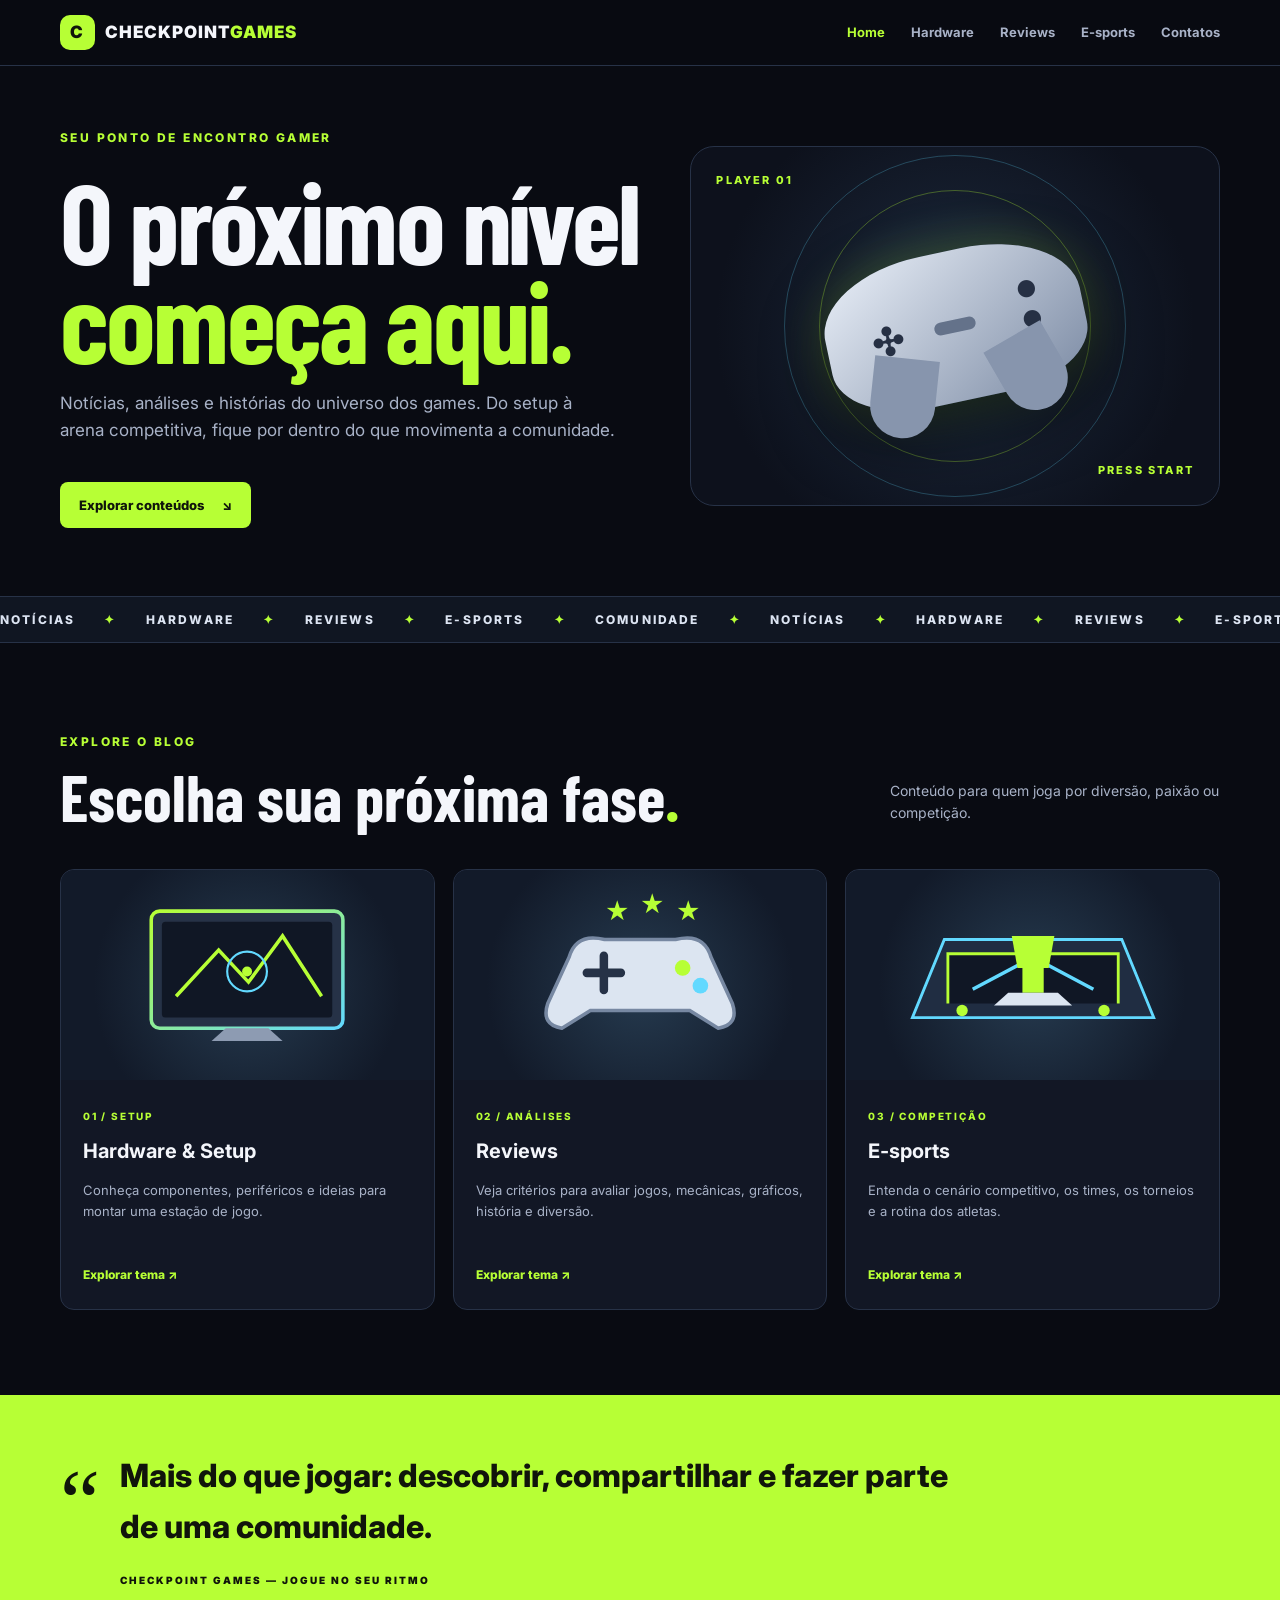
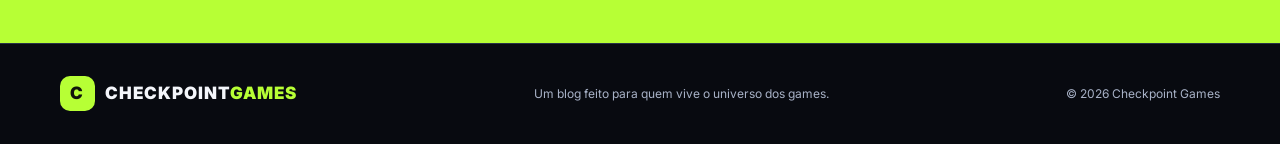
<file: index.html>
<!doctype html>
<html lang="pt-BR">
<head><meta charset="utf-8"><meta name="viewport" content="width=device-width, initial-scale=1"><meta name="description" content="Checkpoint Games: conteúdo sobre o universo gamer."><title>Home | Checkpoint Games</title><link rel="stylesheet" href="style.css"><script src="script.js" defer></script></head>
<body><header class="site-header"><a class="brand" href="index.html"><span class="brand-mark">C</span><span>CHECKPOINT<span class="brand-accent">GAMES</span></span></a><button class="menu-toggle" aria-label="Abrir menu" aria-expanded="false">☰</button><nav class="main-nav" aria-label="Navegação principal"><a class="active" href="index.html">Home</a><a class="" href="hardware.html">Hardware</a><a class="" href="reviews.html">Reviews</a><a class="" href="esports.html">E-sports</a><a class="" href="contatos.html">Contatos</a></nav></header><main>
<section class="hero wrap"><div class="hero-copy"><span class="eyebrow">SEU PONTO DE ENCONTRO GAMER</span><h1>O próximo nível<br><span>começa aqui.</span></h1><p>Notícias, análises e histórias do universo dos games. Do setup à arena competitiva, fique por dentro do que movimenta a comunidade.</p><a class="button button-primary" href="#destaques">Explorar conteúdos <span>↘</span></a></div><div class="hero-art"><span class="art-label top">PLAYER 01</span><div class="controller"><span class="cross">✣</span><span class="buttons">●<br>●</span><span class="center-dot"></span></div><span class="art-label bottom">PRESS START</span></div></section>
<section class="ticker"><div class="ticker-track">NOTÍCIAS <b>✦</b> HARDWARE <b>✦</b> REVIEWS <b>✦</b> E-SPORTS <b>✦</b> COMUNIDADE <b>✦</b> NOTÍCIAS <b>✦</b> HARDWARE <b>✦</b> REVIEWS <b>✦</b> E-SPORTS <b>✦</b></div></section>
<section class="section wrap" id="destaques"><div class="section-heading"><div><span class="eyebrow">EXPLORE O BLOG</span><h2>Escolha sua próxima fase<span class="accent">.</span></h2></div><p>Conteúdo para quem joga por diversão, paixão ou competição.</p></div><div class="feature-grid">
<a class="feature-card" href="hardware.html"><div class="feature-visual"><svg viewBox="0 0 420 230" role="img" aria-label="Ilustração de computador gamer"><defs><linearGradient id="g" x2="1" y2="1"><stop stop-color="#b7ff35"/><stop offset="1" stop-color="#62d9ff"/></linearGradient></defs><rect x="75" y="25" width="270" height="165" rx="12" fill="#263247" stroke="url(#g)" stroke-width="5"/><rect x="90" y="40" width="240" height="135" rx="5" fill="#101725"/><path d="M110 145L170 80l42 45 48-65 55 85" fill="none" stroke="#b7ff35" stroke-width="5"/><circle cx="210" cy="110" r="28" fill="none" stroke="#62d9ff" stroke-width="3"/><path d="M180 190h60l20 18H160z" fill="#8d9bb2"/><circle cx="210" cy="110" r="7" fill="#b7ff35"/></svg></div><div class="feature-info"><span class="card-kicker">01 / SETUP</span><h3>Hardware & Setup</h3><p>Conheça componentes, periféricos e ideias para montar uma estação de jogo.</p><span class="read-link">Explorar tema ↗</span></div></a>
<a class="feature-card" href="reviews.html"><div class="feature-visual"><svg viewBox="0 0 420 230" role="img" aria-label="Ilustração de controle e avaliação"><path d="M110 90Q120 55 160 65L260 65Q300 55 310 90L340 155Q350 185 320 190L280 165H140L100 190Q70 185 80 155z" fill="#dce5f1" stroke="#7788a2" stroke-width="5"/><path d="M135 112h48m-24-24v48" stroke="#263247" stroke-width="12" stroke-linecap="round"/><circle cx="270" cy="105" r="11" fill="#b7ff35"/><circle cx="295" cy="130" r="11" fill="#62d9ff"/><g fill="#b7ff35" font-size="34"><text x="160" y="38">★</text><text x="210" y="28">★</text><text x="260" y="38">★</text></g></svg></div><div class="feature-info"><span class="card-kicker">02 / ANÁLISES</span><h3>Reviews</h3><p>Veja critérios para avaliar jogos, mecânicas, gráficos, história e diversão.</p><span class="read-link">Explorar tema ↗</span></div></a>
<a class="feature-card" href="esports.html"><div class="feature-visual"><svg viewBox="0 0 420 230" role="img" aria-label="Ilustração de arena de e-sports"><path d="M40 175L85 65h250l45 110z" fill="#202d42" stroke="#62d9ff" stroke-width="4"/><path d="M90 155V85h240v70" fill="#101725" stroke="#b7ff35" stroke-width="4"/><path d="M125 135l85-45 85 45" fill="none" stroke="#62d9ff" stroke-width="5"/><path d="M180 60h60l-8 45h-44z" fill="#b7ff35"/><path d="M195 105h30v35h-30z" fill="#b7ff35"/><path d="M175 140h70l20 18H155z" fill="#dce5f1"/><circle cx="110" cy="165" r="8" fill="#b7ff35"/><circle cx="310" cy="165" r="8" fill="#b7ff35"/></svg></div><div class="feature-info"><span class="card-kicker">03 / COMPETIÇÃO</span><h3>E-sports</h3><p>Entenda o cenário competitivo, os times, os torneios e a rotina dos atletas.</p><span class="read-link">Explorar tema ↗</span></div></a>
</div></section><section class="quote-band"><div class="wrap quote-inner"><span class="quote-symbol">“</span><p>Mais do que jogar: descobrir, compartilhar e fazer parte de uma comunidade.</p><span class="quote-caption">CHECKPOINT GAMES — JOGUE NO SEU RITMO</span></div></section></main><footer class="site-footer"><div class="wrap footer-inner"><a class="brand" href="index.html"><span class="brand-mark">C</span><span>CHECKPOINT<span class="brand-accent">GAMES</span></span></a><p>Um blog feito para quem vive o universo dos games.</p><span class="copyright">© 2026 Checkpoint Games</span></div></footer></body></html>
</file>
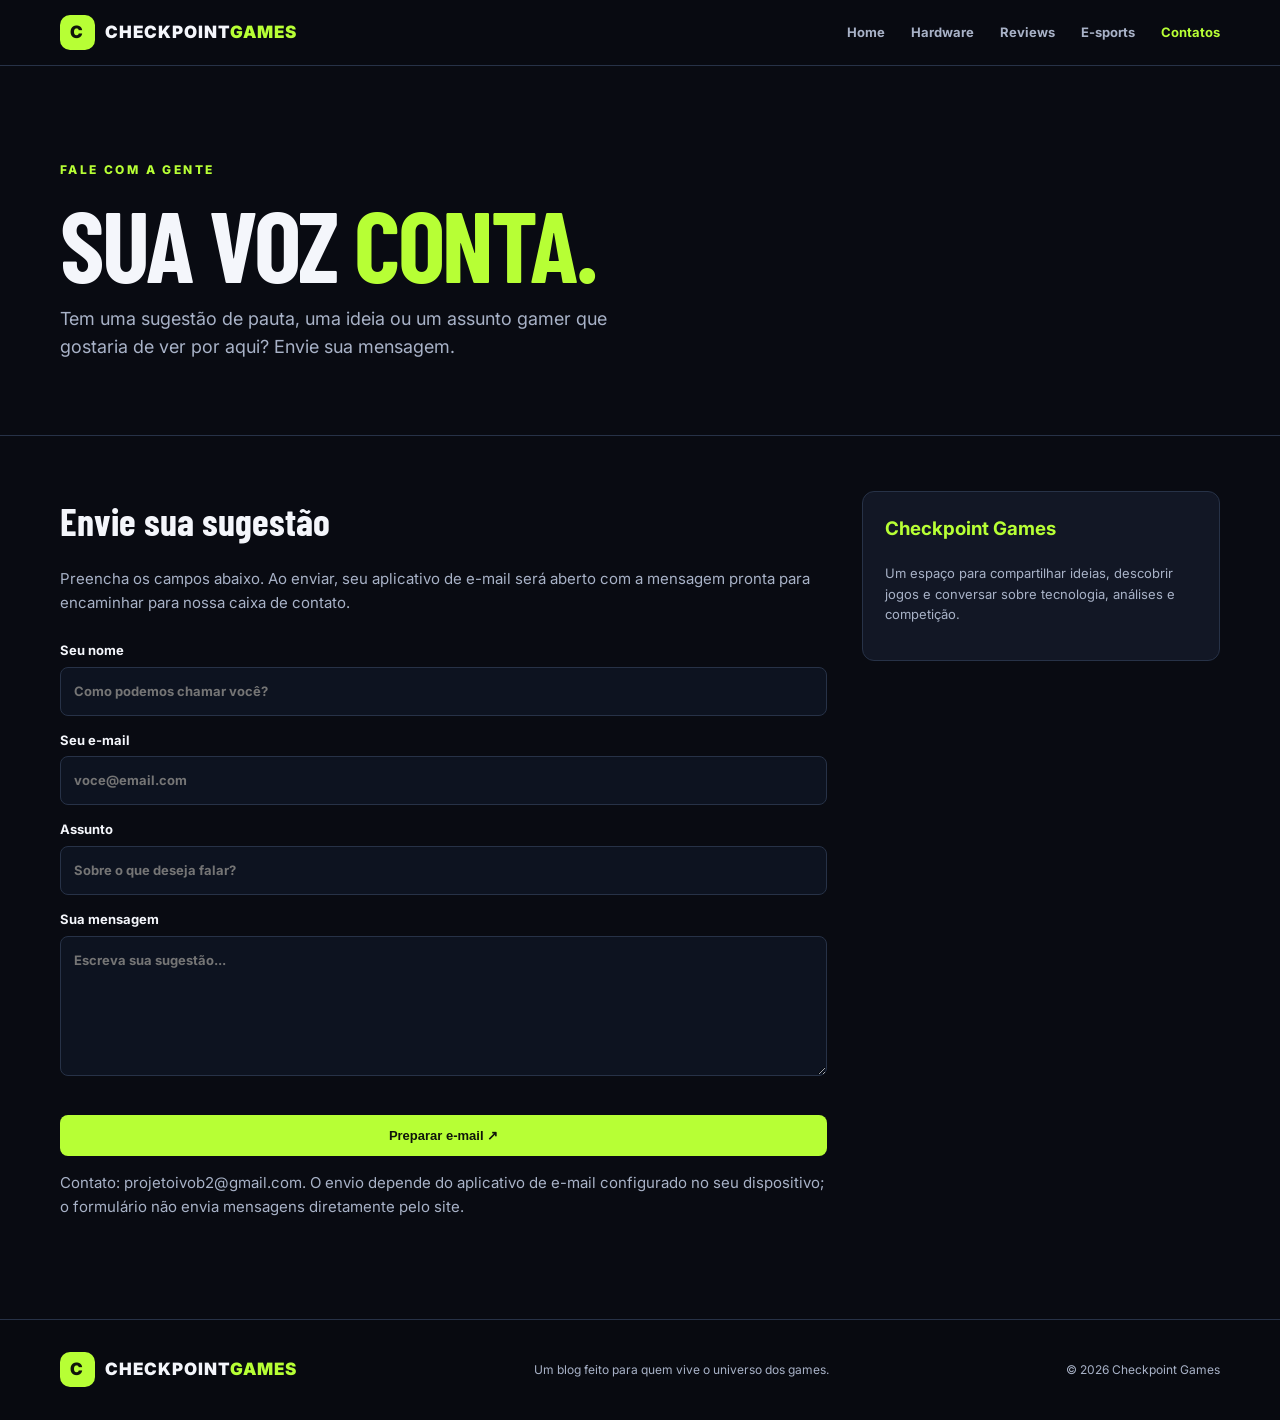
<file: contatos.html>
<!doctype html>
<html lang="pt-BR">
<head><meta charset="utf-8"><meta name="viewport" content="width=device-width, initial-scale=1"><meta name="description" content="Checkpoint Games: conteúdo sobre o universo gamer."><title>Contatos | Checkpoint Games</title><link rel="stylesheet" href="style.css"><script src="script.js" defer></script></head>
<body><header class="site-header"><a class="brand" href="index.html"><span class="brand-mark">C</span><span>CHECKPOINT<span class="brand-accent">GAMES</span></span></a><button class="menu-toggle" aria-label="Abrir menu" aria-expanded="false">☰</button><nav class="main-nav" aria-label="Navegação principal"><a class="" href="index.html">Home</a><a class="" href="hardware.html">Hardware</a><a class="" href="reviews.html">Reviews</a><a class="" href="esports.html">E-sports</a><a class="active" href="contatos.html">Contatos</a></nav></header><main><section class="page-hero"><div class="wrap"><span class="eyebrow">FALE COM A GENTE</span><h1>SUA VOZ <span>CONTA.</span></h1><p>Tem uma sugestão de pauta, uma ideia ou um assunto gamer que gostaria de ver por aqui? Envie sua mensagem.</p></div></section><section class="wrap content-layout"><article class="article"><h2>Envie sua sugestão</h2><p>Preencha os campos abaixo. Ao enviar, seu aplicativo de e-mail será aberto com a mensagem pronta para encaminhar para nossa caixa de contato.</p><form class="contact-form" id="suggestion-form"><label>Seu nome<input name="nome" required placeholder="Como podemos chamar você?"></label><label>Seu e-mail<input name="email" type="email" required placeholder="voce@email.com"></label><label>Assunto<input name="assunto" required placeholder="Sobre o que deseja falar?"></label><label>Sua mensagem<textarea name="mensagem" required placeholder="Escreva sua sugestão..."></textarea></label><button class="button button-primary" type="submit">Preparar e-mail ↗</button></form><p class="notice">Contato: projetoivob2@gmail.com. O envio depende do aplicativo de e-mail configurado no seu dispositivo; o formulário não envia mensagens diretamente pelo site.</p></article><aside><div class="side-card"><h3>Checkpoint Games</h3><p>Um espaço para compartilhar ideias, descobrir jogos e conversar sobre tecnologia, análises e competição.</p></div></aside></section></main><footer class="site-footer"><div class="wrap footer-inner"><a class="brand" href="index.html"><span class="brand-mark">C</span><span>CHECKPOINT<span class="brand-accent">GAMES</span></span></a><p>Um blog feito para quem vive o universo dos games.</p><span class="copyright">© 2026 Checkpoint Games</span></div></footer></body></html>
</file>
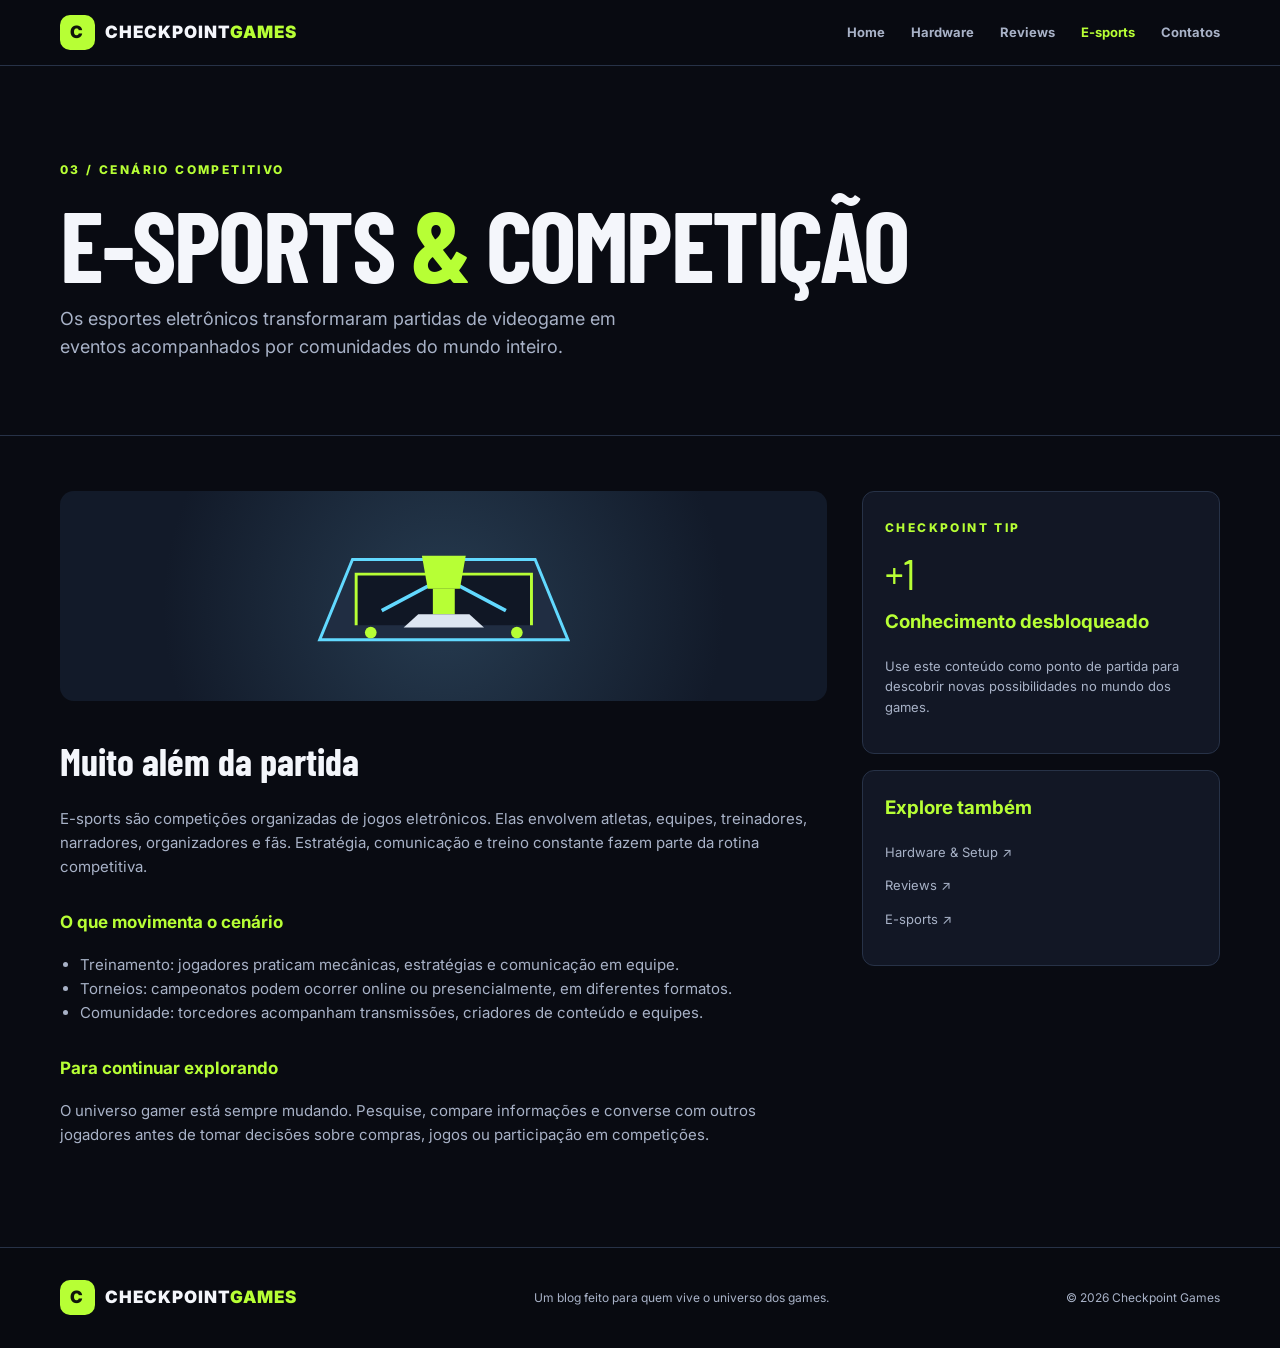
<file: esports.html>
<!doctype html>
<html lang="pt-BR">
<head><meta charset="utf-8"><meta name="viewport" content="width=device-width, initial-scale=1"><meta name="description" content="Checkpoint Games: conteúdo sobre o universo gamer."><title>E-sports | Checkpoint Games</title><link rel="stylesheet" href="style.css"><script src="script.js" defer></script></head>
<body><header class="site-header"><a class="brand" href="index.html"><span class="brand-mark">C</span><span>CHECKPOINT<span class="brand-accent">GAMES</span></span></a><button class="menu-toggle" aria-label="Abrir menu" aria-expanded="false">☰</button><nav class="main-nav" aria-label="Navegação principal"><a class="" href="index.html">Home</a><a class="" href="hardware.html">Hardware</a><a class="" href="reviews.html">Reviews</a><a class="active" href="esports.html">E-sports</a><a class="" href="contatos.html">Contatos</a></nav></header><main><section class="page-hero"><div class="wrap"><span class="eyebrow">03 / CENÁRIO COMPETITIVO</span><h1>E-SPORTS <span>&</span> COMPETIÇÃO</h1><p>Os esportes eletrônicos transformaram partidas de videogame em eventos acompanhados por comunidades do mundo inteiro.</p></div></section><section class="wrap content-layout"><article class="article"><div class="feature-visual" style="border-radius:14px;margin-bottom:30px"><svg viewBox="0 0 420 230" role="img" aria-label="Ilustração de arena de e-sports"><path d="M40 175L85 65h250l45 110z" fill="#202d42" stroke="#62d9ff" stroke-width="4"/><path d="M90 155V85h240v70" fill="#101725" stroke="#b7ff35" stroke-width="4"/><path d="M125 135l85-45 85 45" fill="none" stroke="#62d9ff" stroke-width="5"/><path d="M180 60h60l-8 45h-44z" fill="#b7ff35"/><path d="M195 105h30v35h-30z" fill="#b7ff35"/><path d="M175 140h70l20 18H155z" fill="#dce5f1"/><circle cx="110" cy="165" r="8" fill="#b7ff35"/><circle cx="310" cy="165" r="8" fill="#b7ff35"/></svg></div><h2>Muito além da partida</h2><p>E-sports são competições organizadas de jogos eletrônicos. Elas envolvem atletas, equipes, treinadores, narradores, organizadores e fãs. Estratégia, comunicação e treino constante fazem parte da rotina competitiva.</p><h3>O que movimenta o cenário</h3><ul><li>Treinamento: jogadores praticam mecânicas, estratégias e comunicação em equipe.</li><li>Torneios: campeonatos podem ocorrer online ou presencialmente, em diferentes formatos.</li><li>Comunidade: torcedores acompanham transmissões, criadores de conteúdo e equipes.</li></ul><h3>Para continuar explorando</h3><p>O universo gamer está sempre mudando. Pesquise, compare informações e converse com outros jogadores antes de tomar decisões sobre compras, jogos ou participação em competições.</p></article><aside><div class="side-card"><span class="kicker">CHECKPOINT TIP</span><div class="stat">+1</div><h3>Conhecimento desbloqueado</h3><p>Use este conteúdo como ponto de partida para descobrir novas possibilidades no mundo dos games.</p></div><div class="side-card"><h3>Explore também</h3><p><a href="hardware.html">Hardware & Setup ↗</a></p><p><a href="reviews.html">Reviews ↗</a></p><p><a href="esports.html">E-sports ↗</a></p></div></aside></section></main><footer class="site-footer"><div class="wrap footer-inner"><a class="brand" href="index.html"><span class="brand-mark">C</span><span>CHECKPOINT<span class="brand-accent">GAMES</span></span></a><p>Um blog feito para quem vive o universo dos games.</p><span class="copyright">© 2026 Checkpoint Games</span></div></footer></body></html>
</file>
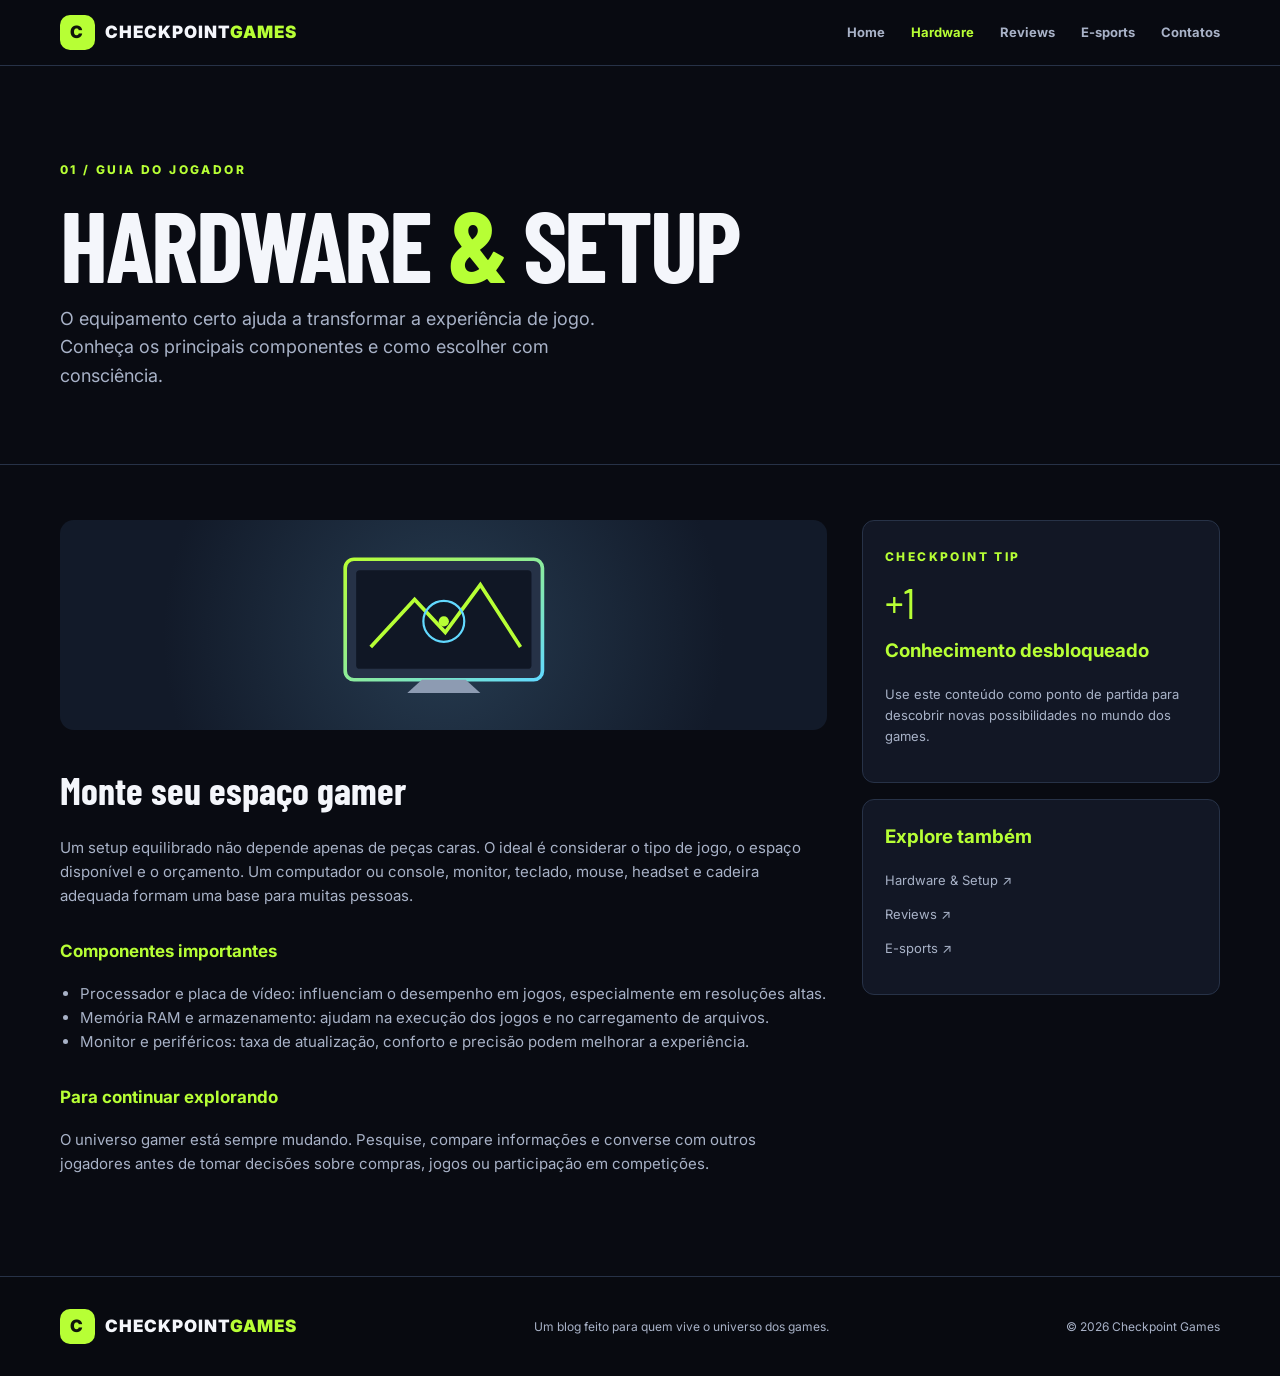
<file: hardware.html>
<!doctype html>
<html lang="pt-BR">
<head><meta charset="utf-8"><meta name="viewport" content="width=device-width, initial-scale=1"><meta name="description" content="Checkpoint Games: conteúdo sobre o universo gamer."><title>Hardware & Setup | Checkpoint Games</title><link rel="stylesheet" href="style.css"><script src="script.js" defer></script></head>
<body><header class="site-header"><a class="brand" href="index.html"><span class="brand-mark">C</span><span>CHECKPOINT<span class="brand-accent">GAMES</span></span></a><button class="menu-toggle" aria-label="Abrir menu" aria-expanded="false">☰</button><nav class="main-nav" aria-label="Navegação principal"><a class="" href="index.html">Home</a><a class="active" href="hardware.html">Hardware</a><a class="" href="reviews.html">Reviews</a><a class="" href="esports.html">E-sports</a><a class="" href="contatos.html">Contatos</a></nav></header><main><section class="page-hero"><div class="wrap"><span class="eyebrow">01 / GUIA DO JOGADOR</span><h1>HARDWARE <span>&</span> SETUP</h1><p>O equipamento certo ajuda a transformar a experiência de jogo. Conheça os principais componentes e como escolher com consciência.</p></div></section><section class="wrap content-layout"><article class="article"><div class="feature-visual" style="border-radius:14px;margin-bottom:30px"><svg viewBox="0 0 420 230" role="img" aria-label="Ilustração de computador gamer"><defs><linearGradient id="g" x2="1" y2="1"><stop stop-color="#b7ff35"/><stop offset="1" stop-color="#62d9ff"/></linearGradient></defs><rect x="75" y="25" width="270" height="165" rx="12" fill="#263247" stroke="url(#g)" stroke-width="5"/><rect x="90" y="40" width="240" height="135" rx="5" fill="#101725"/><path d="M110 145L170 80l42 45 48-65 55 85" fill="none" stroke="#b7ff35" stroke-width="5"/><circle cx="210" cy="110" r="28" fill="none" stroke="#62d9ff" stroke-width="3"/><path d="M180 190h60l20 18H160z" fill="#8d9bb2"/><circle cx="210" cy="110" r="7" fill="#b7ff35"/></svg></div><h2>Monte seu espaço gamer</h2><p>Um setup equilibrado não depende apenas de peças caras. O ideal é considerar o tipo de jogo, o espaço disponível e o orçamento. Um computador ou console, monitor, teclado, mouse, headset e cadeira adequada formam uma base para muitas pessoas.</p><h3>Componentes importantes</h3><ul><li>Processador e placa de vídeo: influenciam o desempenho em jogos, especialmente em resoluções altas.</li><li>Memória RAM e armazenamento: ajudam na execução dos jogos e no carregamento de arquivos.</li><li>Monitor e periféricos: taxa de atualização, conforto e precisão podem melhorar a experiência.</li></ul><h3>Para continuar explorando</h3><p>O universo gamer está sempre mudando. Pesquise, compare informações e converse com outros jogadores antes de tomar decisões sobre compras, jogos ou participação em competições.</p></article><aside><div class="side-card"><span class="kicker">CHECKPOINT TIP</span><div class="stat">+1</div><h3>Conhecimento desbloqueado</h3><p>Use este conteúdo como ponto de partida para descobrir novas possibilidades no mundo dos games.</p></div><div class="side-card"><h3>Explore também</h3><p><a href="hardware.html">Hardware & Setup ↗</a></p><p><a href="reviews.html">Reviews ↗</a></p><p><a href="esports.html">E-sports ↗</a></p></div></aside></section></main><footer class="site-footer"><div class="wrap footer-inner"><a class="brand" href="index.html"><span class="brand-mark">C</span><span>CHECKPOINT<span class="brand-accent">GAMES</span></span></a><p>Um blog feito para quem vive o universo dos games.</p><span class="copyright">© 2026 Checkpoint Games</span></div></footer></body></html>
</file>
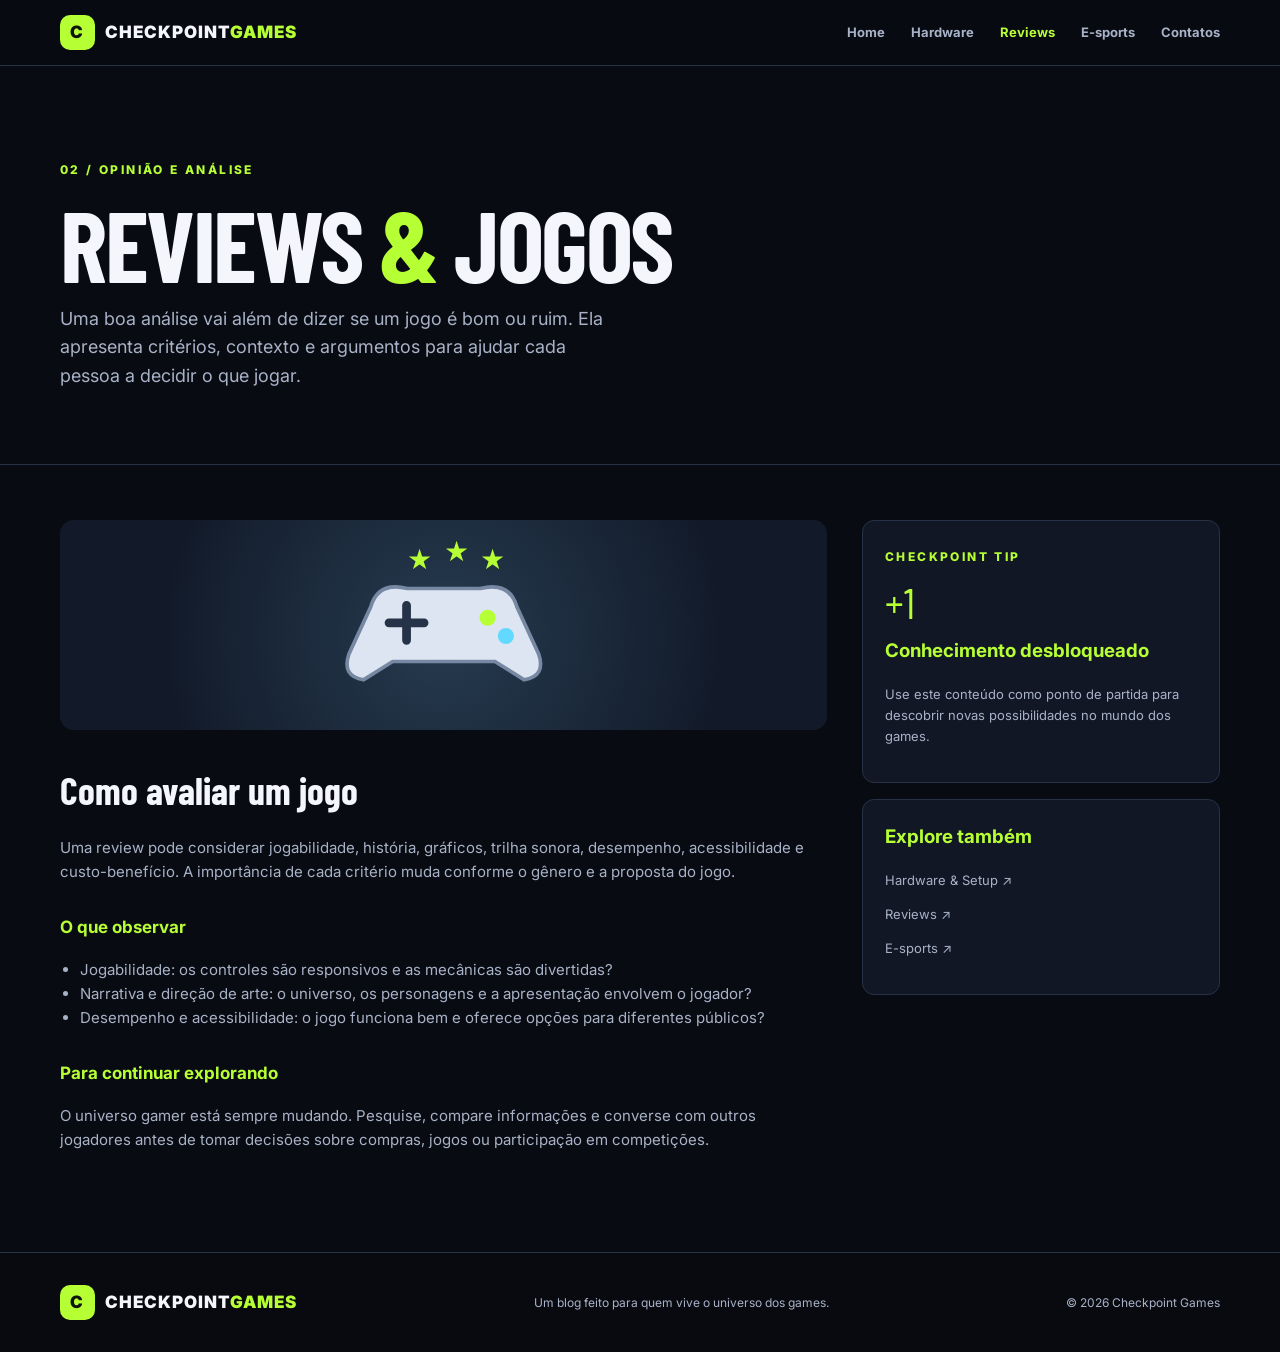
<file: reviews.html>
<!doctype html>
<html lang="pt-BR">
<head><meta charset="utf-8"><meta name="viewport" content="width=device-width, initial-scale=1"><meta name="description" content="Checkpoint Games: conteúdo sobre o universo gamer."><title>Reviews | Checkpoint Games</title><link rel="stylesheet" href="style.css"><script src="script.js" defer></script></head>
<body><header class="site-header"><a class="brand" href="index.html"><span class="brand-mark">C</span><span>CHECKPOINT<span class="brand-accent">GAMES</span></span></a><button class="menu-toggle" aria-label="Abrir menu" aria-expanded="false">☰</button><nav class="main-nav" aria-label="Navegação principal"><a class="" href="index.html">Home</a><a class="" href="hardware.html">Hardware</a><a class="active" href="reviews.html">Reviews</a><a class="" href="esports.html">E-sports</a><a class="" href="contatos.html">Contatos</a></nav></header><main><section class="page-hero"><div class="wrap"><span class="eyebrow">02 / OPINIÃO E ANÁLISE</span><h1>REVIEWS <span>&</span> JOGOS</h1><p>Uma boa análise vai além de dizer se um jogo é bom ou ruim. Ela apresenta critérios, contexto e argumentos para ajudar cada pessoa a decidir o que jogar.</p></div></section><section class="wrap content-layout"><article class="article"><div class="feature-visual" style="border-radius:14px;margin-bottom:30px"><svg viewBox="0 0 420 230" role="img" aria-label="Ilustração de controle e avaliação"><path d="M110 90Q120 55 160 65L260 65Q300 55 310 90L340 155Q350 185 320 190L280 165H140L100 190Q70 185 80 155z" fill="#dce5f1" stroke="#7788a2" stroke-width="5"/><path d="M135 112h48m-24-24v48" stroke="#263247" stroke-width="12" stroke-linecap="round"/><circle cx="270" cy="105" r="11" fill="#b7ff35"/><circle cx="295" cy="130" r="11" fill="#62d9ff"/><g fill="#b7ff35" font-size="34"><text x="160" y="38">★</text><text x="210" y="28">★</text><text x="260" y="38">★</text></g></svg></div><h2>Como avaliar um jogo</h2><p>Uma review pode considerar jogabilidade, história, gráficos, trilha sonora, desempenho, acessibilidade e custo-benefício. A importância de cada critério muda conforme o gênero e a proposta do jogo.</p><h3>O que observar</h3><ul><li>Jogabilidade: os controles são responsivos e as mecânicas são divertidas?</li><li>Narrativa e direção de arte: o universo, os personagens e a apresentação envolvem o jogador?</li><li>Desempenho e acessibilidade: o jogo funciona bem e oferece opções para diferentes públicos?</li></ul><h3>Para continuar explorando</h3><p>O universo gamer está sempre mudando. Pesquise, compare informações e converse com outros jogadores antes de tomar decisões sobre compras, jogos ou participação em competições.</p></article><aside><div class="side-card"><span class="kicker">CHECKPOINT TIP</span><div class="stat">+1</div><h3>Conhecimento desbloqueado</h3><p>Use este conteúdo como ponto de partida para descobrir novas possibilidades no mundo dos games.</p></div><div class="side-card"><h3>Explore também</h3><p><a href="hardware.html">Hardware & Setup ↗</a></p><p><a href="reviews.html">Reviews ↗</a></p><p><a href="esports.html">E-sports ↗</a></p></div></aside></section></main><footer class="site-footer"><div class="wrap footer-inner"><a class="brand" href="index.html"><span class="brand-mark">C</span><span>CHECKPOINT<span class="brand-accent">GAMES</span></span></a><p>Um blog feito para quem vive o universo dos games.</p><span class="copyright">© 2026 Checkpoint Games</span></div></footer></body></html>
</file>
<file: style.css>
@import url('https://fonts.googleapis.com/css2?family=Barlow+Condensed:wght@600;700;800;900&family=Inter:wght@400;500;600;700;800&display=swap');
:root{--bg:#090b12;--panel:#121725;--panel2:#171f30;--text:#f4f6fb;--muted:#a8b2c7;--lime:#b7ff35;--line:#273247;--cyan:#62d9ff}
*{box-sizing:border-box}html{scroll-behavior:smooth}body{margin:0;background:var(--bg);color:var(--text);font-family:Inter,Arial,sans-serif;line-height:1.6}a{color:inherit;text-decoration:none}.wrap{width:min(1160px,calc(100% - 40px));margin:auto}
.site-header{position:sticky;top:0;z-index:20;background:rgba(9,11,18,.9);backdrop-filter:blur(16px);border-bottom:1px solid var(--line);display:flex;align-items:center;justify-content:space-between;padding:15px max(20px,calc((100% - 1160px)/2));gap:20px}
.brand{display:flex;align-items:center;gap:10px;font-weight:900;letter-spacing:.06em;font-size:17px}.brand-mark{display:grid;place-items:center;width:35px;height:35px;border-radius:10px;background:var(--lime);color:#10150b;font-weight:900}.brand-accent{color:var(--lime)}
.main-nav{display:flex;gap:26px;align-items:center}.main-nav a{font-size:13px;font-weight:700;color:var(--muted);transition:.2s}.main-nav a:hover,.main-nav a.active{color:var(--lime)}
.menu-toggle{display:none;background:transparent;color:white;border:1px solid var(--line);border-radius:8px;padding:7px 10px;font-size:20px}
.hero{min-height:530px;display:grid;grid-template-columns:1.05fr .95fr;align-items:center;gap:45px;padding-top:55px;padding-bottom:65px}.eyebrow,.kicker{font-size:12px;font-weight:800;letter-spacing:.2em;color:var(--lime);text-transform:uppercase}.hero h1,.page-hero h1{font-family:'Barlow Condensed',Impact,sans-serif;font-size:clamp(64px,9vw,112px);line-height:.88;letter-spacing:-.025em;margin:22px 0}.hero h1 span,.page-hero h1 span{color:var(--lime)}.hero-copy p,.page-hero p{max-width:560px;color:var(--muted);font-size:17px}.button{display:inline-flex;align-items:center;gap:18px;margin-top:20px;padding:13px 19px;border-radius:8px;font-weight:800;font-size:13px}.button-primary{background:var(--lime);color:#10150b}.button:hover{transform:translateY(-3px);filter:brightness(1.08)}
.hero-art{position:relative;min-height:360px;display:grid;place-items:center;overflow:hidden;border:1px solid var(--line);border-radius:24px;background:radial-gradient(circle at 50% 50%,#263c51 0,#141c2b 42%,#0d111c 75%)}.hero-art:before,.hero-art:after{content:"";position:absolute;width:270px;height:270px;border:1px solid #b7ff3550;border-radius:50%;animation:orbit 14s linear infinite}.hero-art:after{width:340px;height:340px;border-color:#62d9ff40;animation-direction:reverse}.controller{position:relative;z-index:2;width:260px;height:150px;background:linear-gradient(145deg,#e9eff8,#7d8ca5);border-radius:42% 42% 35% 35%;transform:rotate(-12deg);box-shadow:0 25px 65px #0009,0 0 45px #b7ff3540;animation:float 4s ease-in-out infinite}.controller:before,.controller:after{content:"";position:absolute;bottom:-25px;width:65px;height:80px;background:#8795ad;border-radius:0 0 35px 35px}.controller:before{left:32px;transform:rotate(18deg)}.controller:after{right:32px;transform:rotate(-18deg)}.cross{position:absolute;left:45px;top:47px;color:#263044;font-size:38px;font-weight:900}.buttons{position:absolute;right:42px;top:40px;color:#263044;font-size:23px;line-height:1.3}.center-dot{position:absolute;left:50%;top:50%;width:42px;height:13px;border-radius:10px;background:#64728a;transform:translate(-50%,-50%)}.art-label{position:absolute;z-index:3;font-size:11px;letter-spacing:.2em;color:var(--lime);font-weight:800}.art-label.top{top:25px;left:25px}.art-label.bottom{bottom:25px;right:25px}
@keyframes orbit{to{transform:rotate(360deg)}}@keyframes float{0%,100%{translate:0 0}50%{translate:0 -13px}}
.ticker{overflow:hidden;border-block:1px solid var(--line);background:#101622;padding:13px 0;white-space:nowrap;color:#dce4f2;font-size:12px;font-weight:800;letter-spacing:.18em}.ticker-track{width:max-content;animation:marquee 28s linear infinite}.ticker b{color:var(--lime);padding:0 24px}@keyframes marquee{to{transform:translateX(-50%)}}
.section{padding-top:85px;padding-bottom:85px}.section-heading{display:flex;align-items:end;justify-content:space-between;gap:25px;margin-bottom:30px}.section-heading h2{font-family:'Barlow Condensed',Impact,sans-serif;font-size:clamp(40px,6vw,65px);line-height:1;margin:10px 0}.section-heading p{max-width:330px;color:var(--muted);font-size:14px}.accent{color:var(--lime)}
.feature-grid{display:grid;grid-template-columns:repeat(3,1fr);gap:18px}.feature-card{background:var(--panel);border:1px solid var(--line);border-radius:14px;overflow:hidden;transition:.25s}.feature-card:hover{transform:translateY(-7px);border-color:var(--lime);box-shadow:0 18px 45px #0005}.feature-visual{height:210px;display:grid;place-items:center;background:radial-gradient(circle at 50% 55%,#263b50,#121a29 70%);overflow:hidden}.feature-visual svg{width:80%;height:80%;transition:.35s}.feature-card:hover .feature-visual svg{transform:scale(1.08) rotate(-3deg)}.feature-info{padding:22px}.card-kicker{font-size:10px;letter-spacing:.18em;color:var(--lime);font-weight:800}.feature-info h3{font-size:20px;margin:8px 0}.feature-info p{font-size:13px;color:var(--muted);min-height:62px}.read-link{display:inline-block;color:var(--lime);font-size:12px;font-weight:800;margin-top:10px}
.quote-band{background:var(--lime);color:#10150b;padding:55px 0}.quote-inner{display:grid;grid-template-columns:auto 1fr;gap:20px;align-items:center}.quote-symbol{font-family:Georgia,serif;font-size:90px;line-height:.7}.quote-inner p{font-size:clamp(20px,3vw,32px);font-weight:800;max-width:850px;margin:0}.quote-caption{grid-column:2;font-size:10px;font-weight:900;letter-spacing:.2em}
.page-hero{padding:90px 0 55px;border-bottom:1px solid var(--line)}.page-hero h1{font-size:clamp(60px,9vw,100px);margin:17px 0}.page-hero p{font-size:18px}.content-layout{display:grid;grid-template-columns:1.5fr .7fr;gap:35px;padding-top:55px;padding-bottom:85px}.article h2{font-family:'Barlow Condensed',Impact,sans-serif;font-size:38px;margin:0 0 12px}.article h3{color:var(--lime);font-size:17px;margin-top:30px}.article p,.article li{color:var(--muted);font-size:15px}.article ul{padding-left:20px}.side-card{background:var(--panel);border:1px solid var(--line);border-radius:12px;padding:22px;height:max-content;margin-bottom:16px}.side-card h3{margin-top:0;color:var(--lime)}.side-card p{color:var(--muted);font-size:13px}.stat{font-family:'Barlow Condensed',Impact,sans-serif;font-size:42px;color:var(--lime)}
.contact-form{display:grid;gap:14px;margin-top:25px}.contact-form label{font-size:13px;font-weight:700}.contact-form input,.contact-form textarea{width:100%;margin-top:6px;background:#0d1320;border:1px solid var(--line);border-radius:8px;padding:13px;color:white;font:inherit}.contact-form textarea{min-height:140px;resize:vertical}.contact-form button{border:0;cursor:pointer;justify-content:center}.notice{color:var(--muted);font-size:12px}
.site-footer{border-top:1px solid var(--line);padding:28px 0;background:#080a10}.footer-inner{display:flex;justify-content:space-between;align-items:center;gap:20px;flex-wrap:wrap}.footer-inner p,.copyright{font-size:12px;color:var(--muted)}
@media(max-width:800px){.hero{grid-template-columns:1fr;padding-top:50px}.hero-art{min-height:290px}.feature-grid{grid-template-columns:1fr 1fr}.content-layout{grid-template-columns:1fr}.section-heading{display:block}.section-heading p{max-width:600px}}
@media(max-width:560px){.site-header{padding:12px 18px}.menu-toggle{display:block}.main-nav{display:none;position:absolute;top:100%;left:0;right:0;padding:18px;background:#0d111b;border-bottom:1px solid var(--line);flex-direction:column;align-items:flex-start}.main-nav.open{display:flex}.feature-grid{grid-template-columns:1fr}.hero h1{font-size:72px}.wrap{width:min(100% - 30px,1160px)}.quote-inner{grid-template-columns:1fr}.quote-caption{grid-column:1}}
</file>
